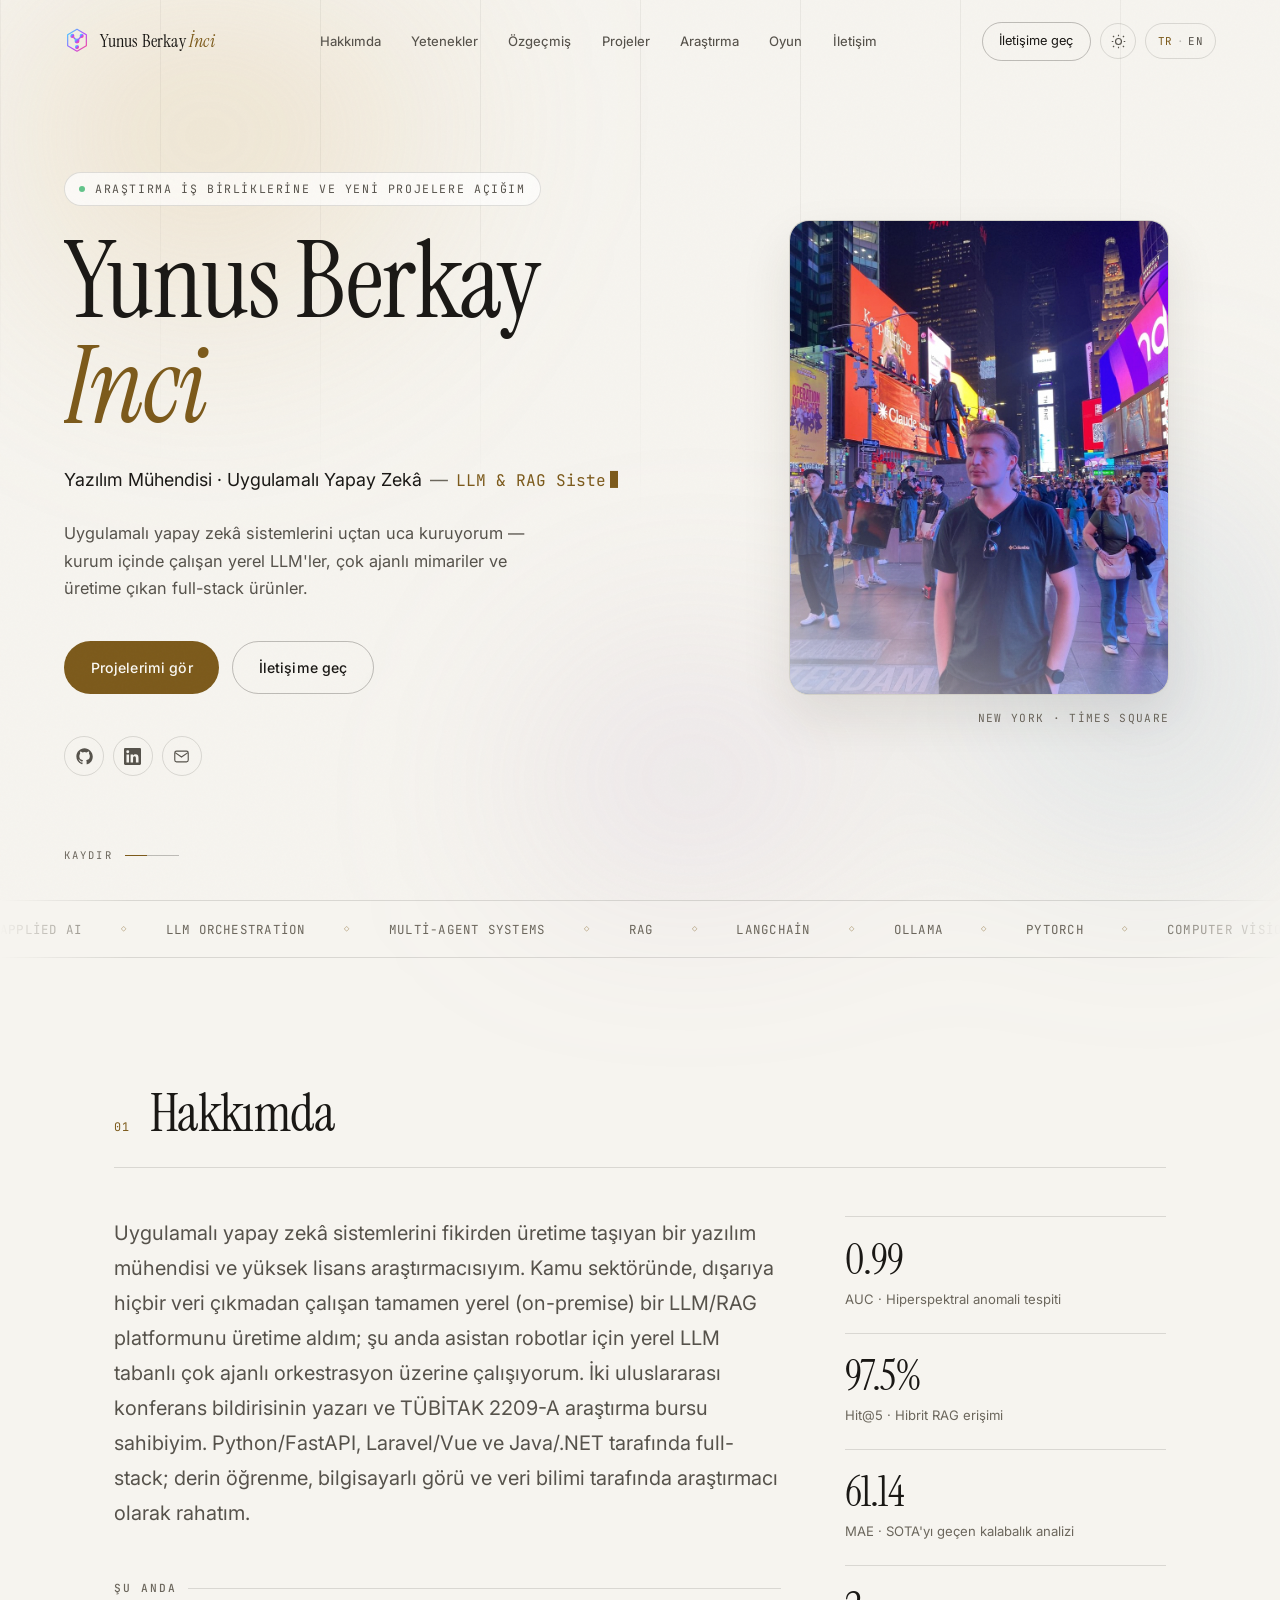
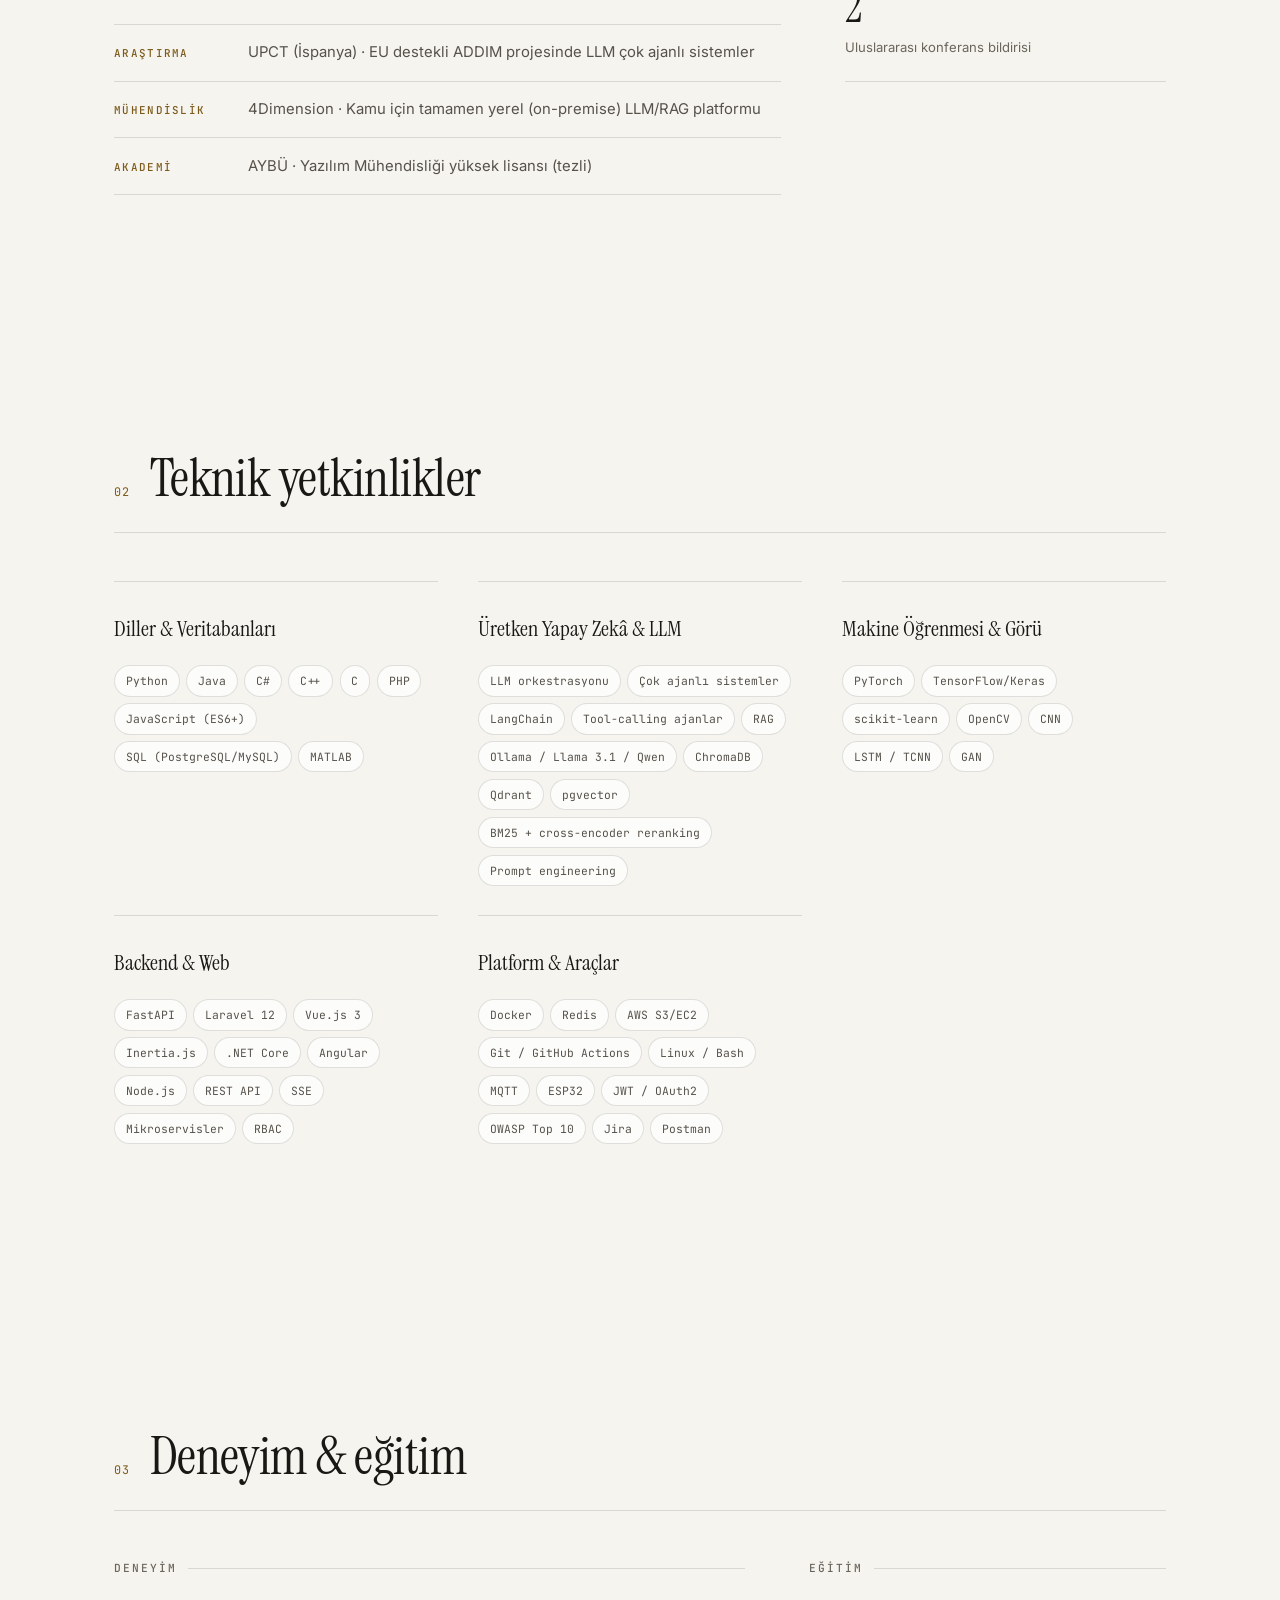
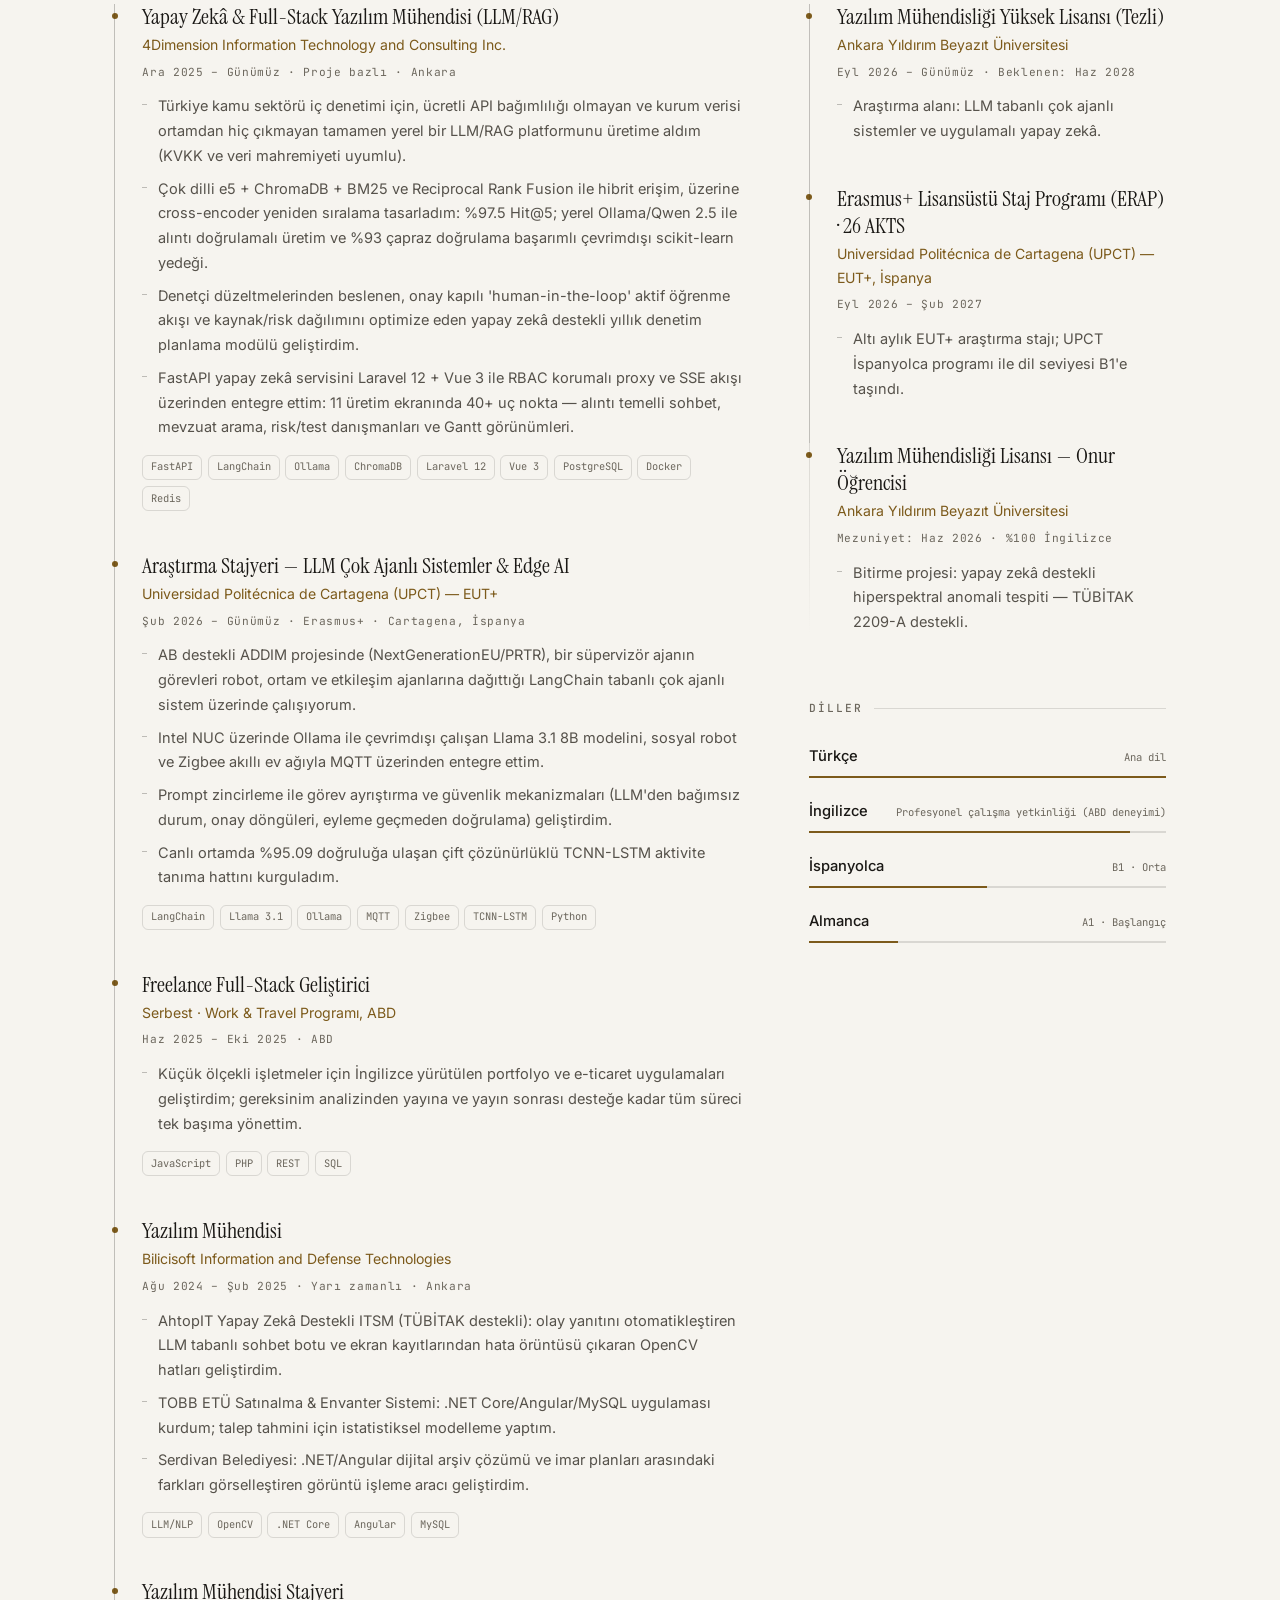
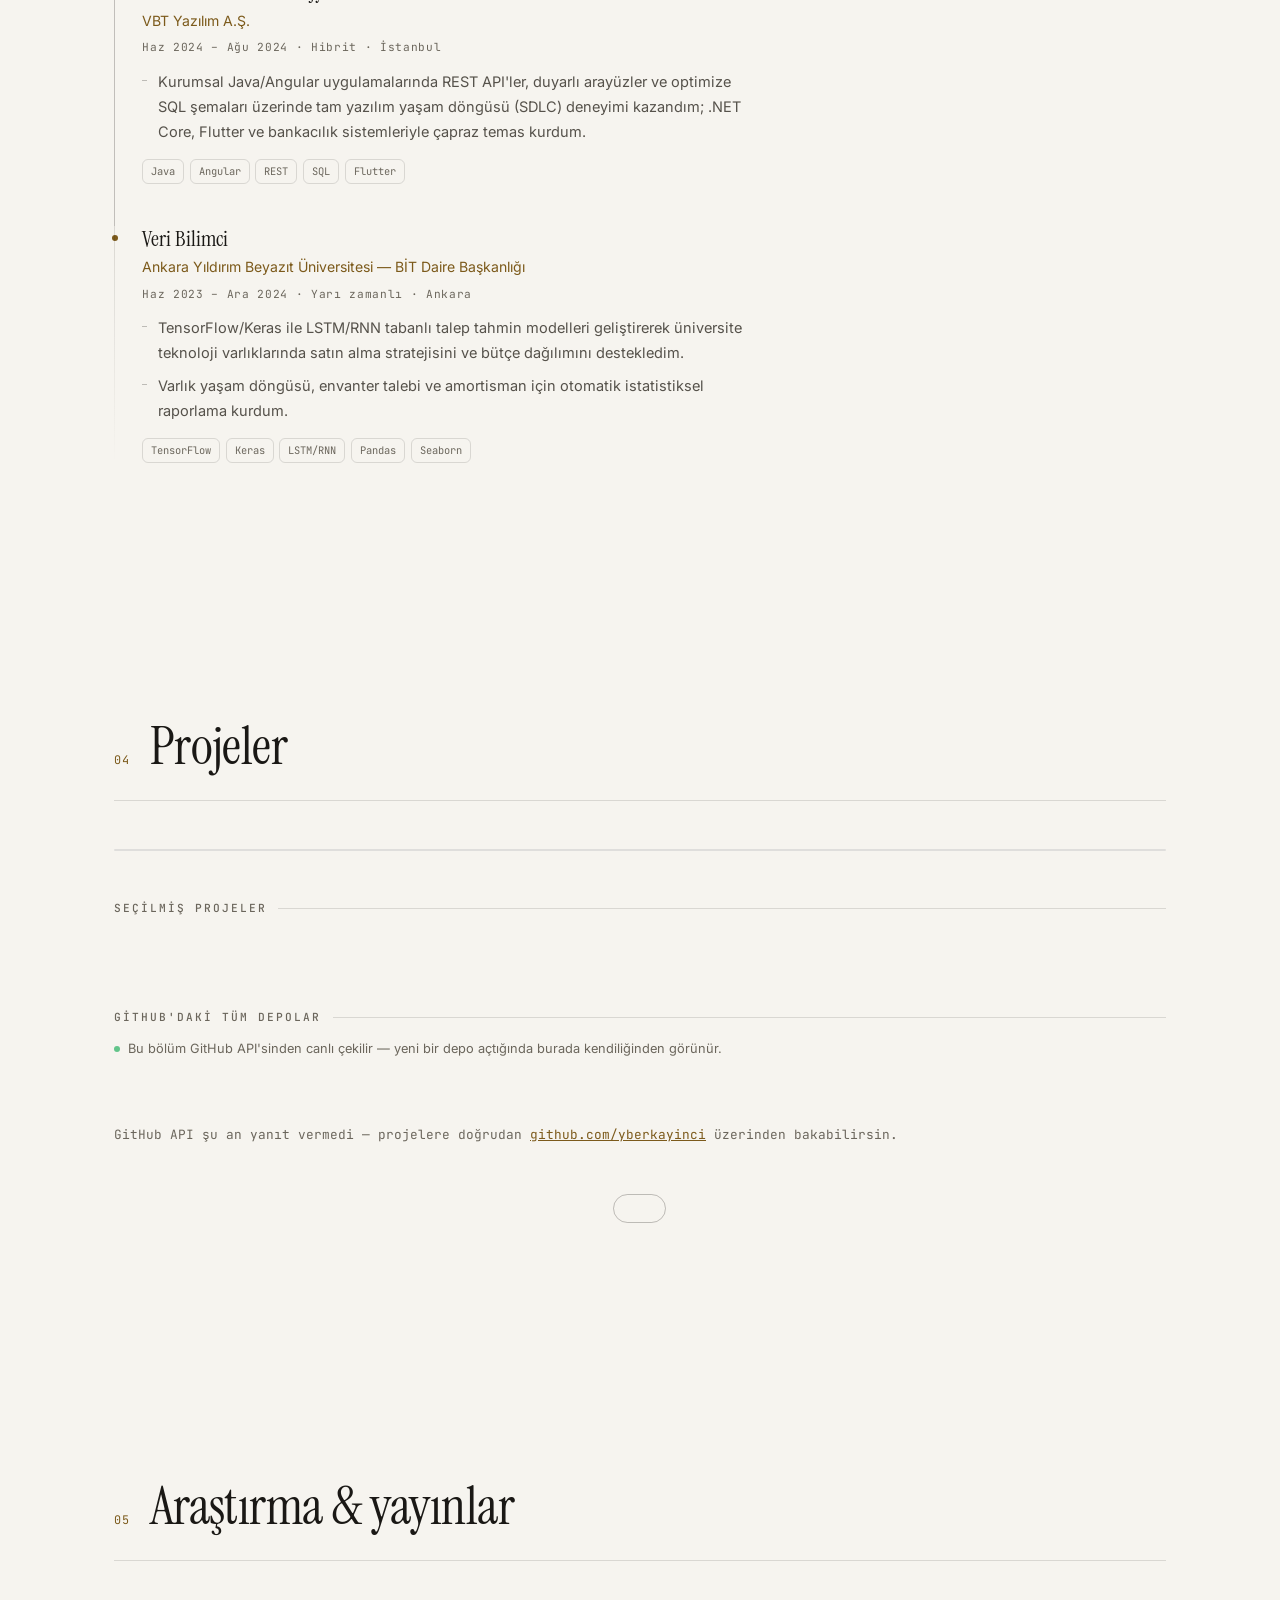
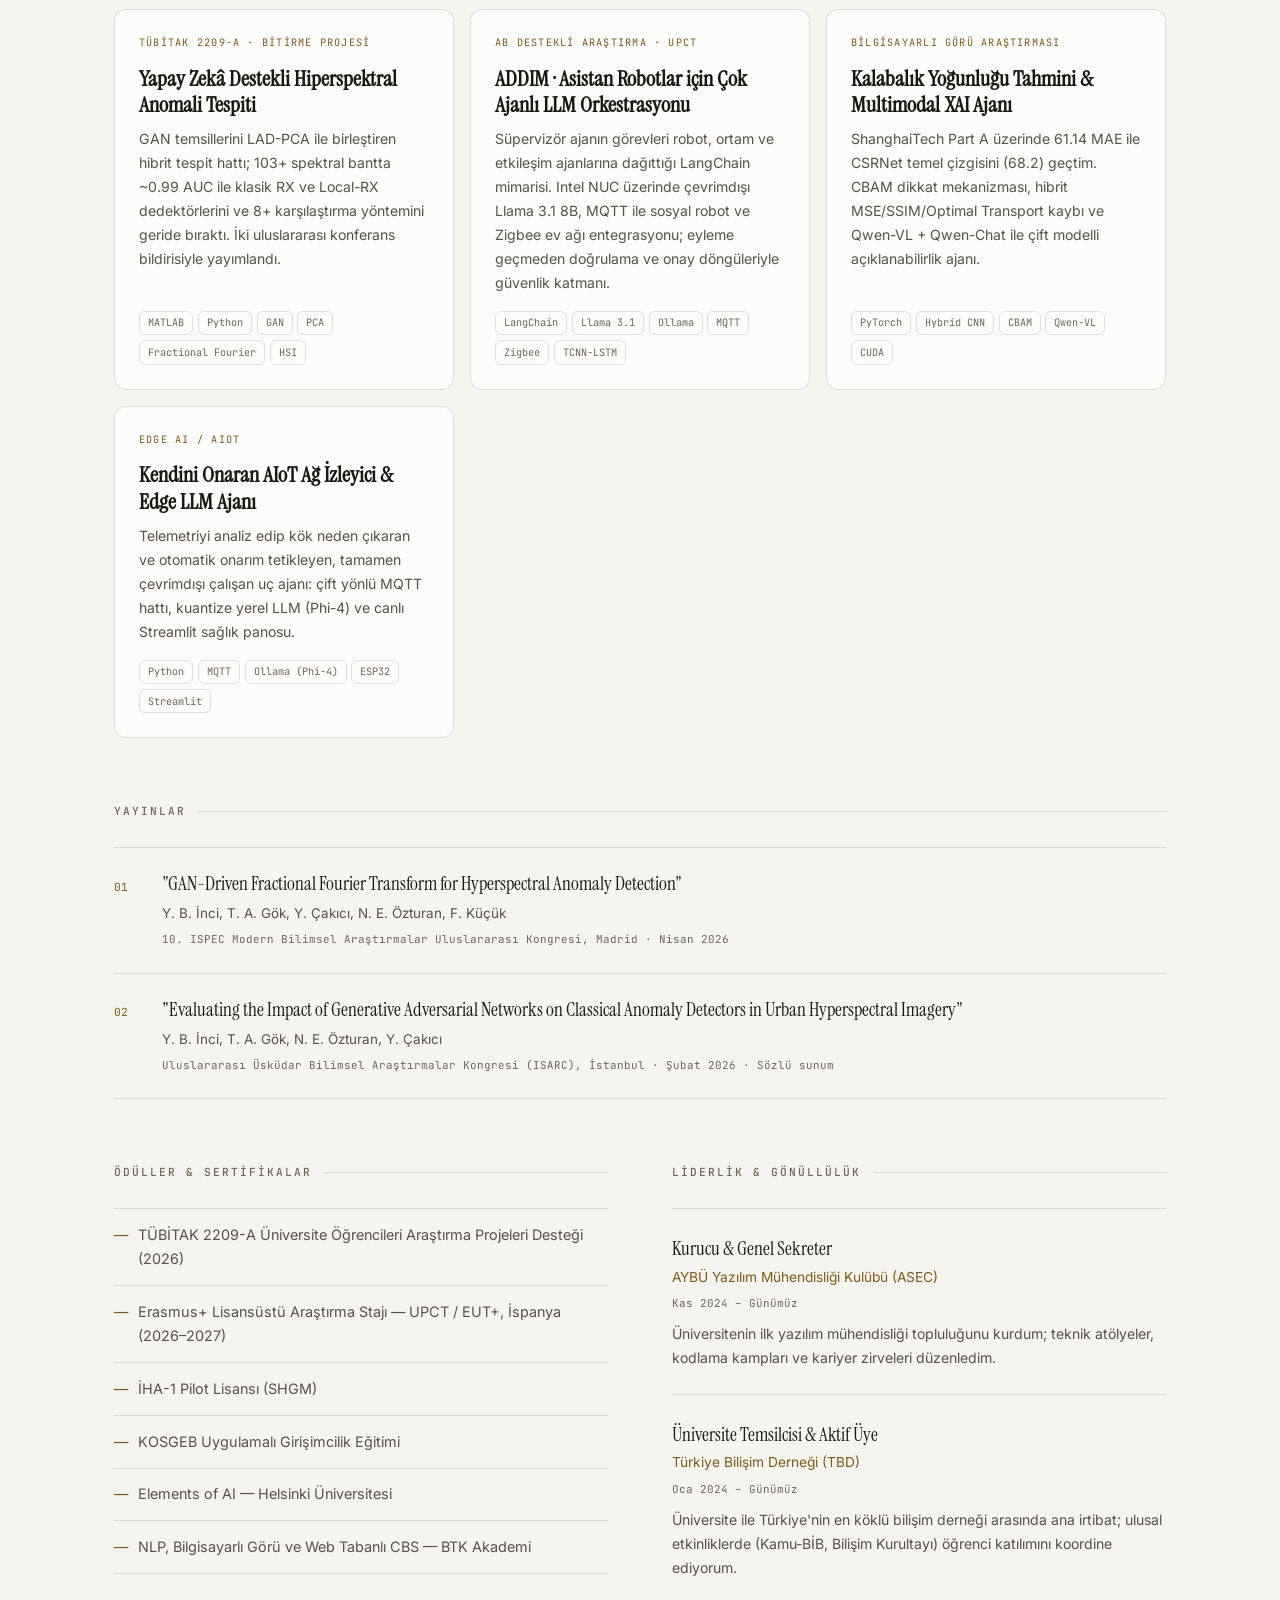
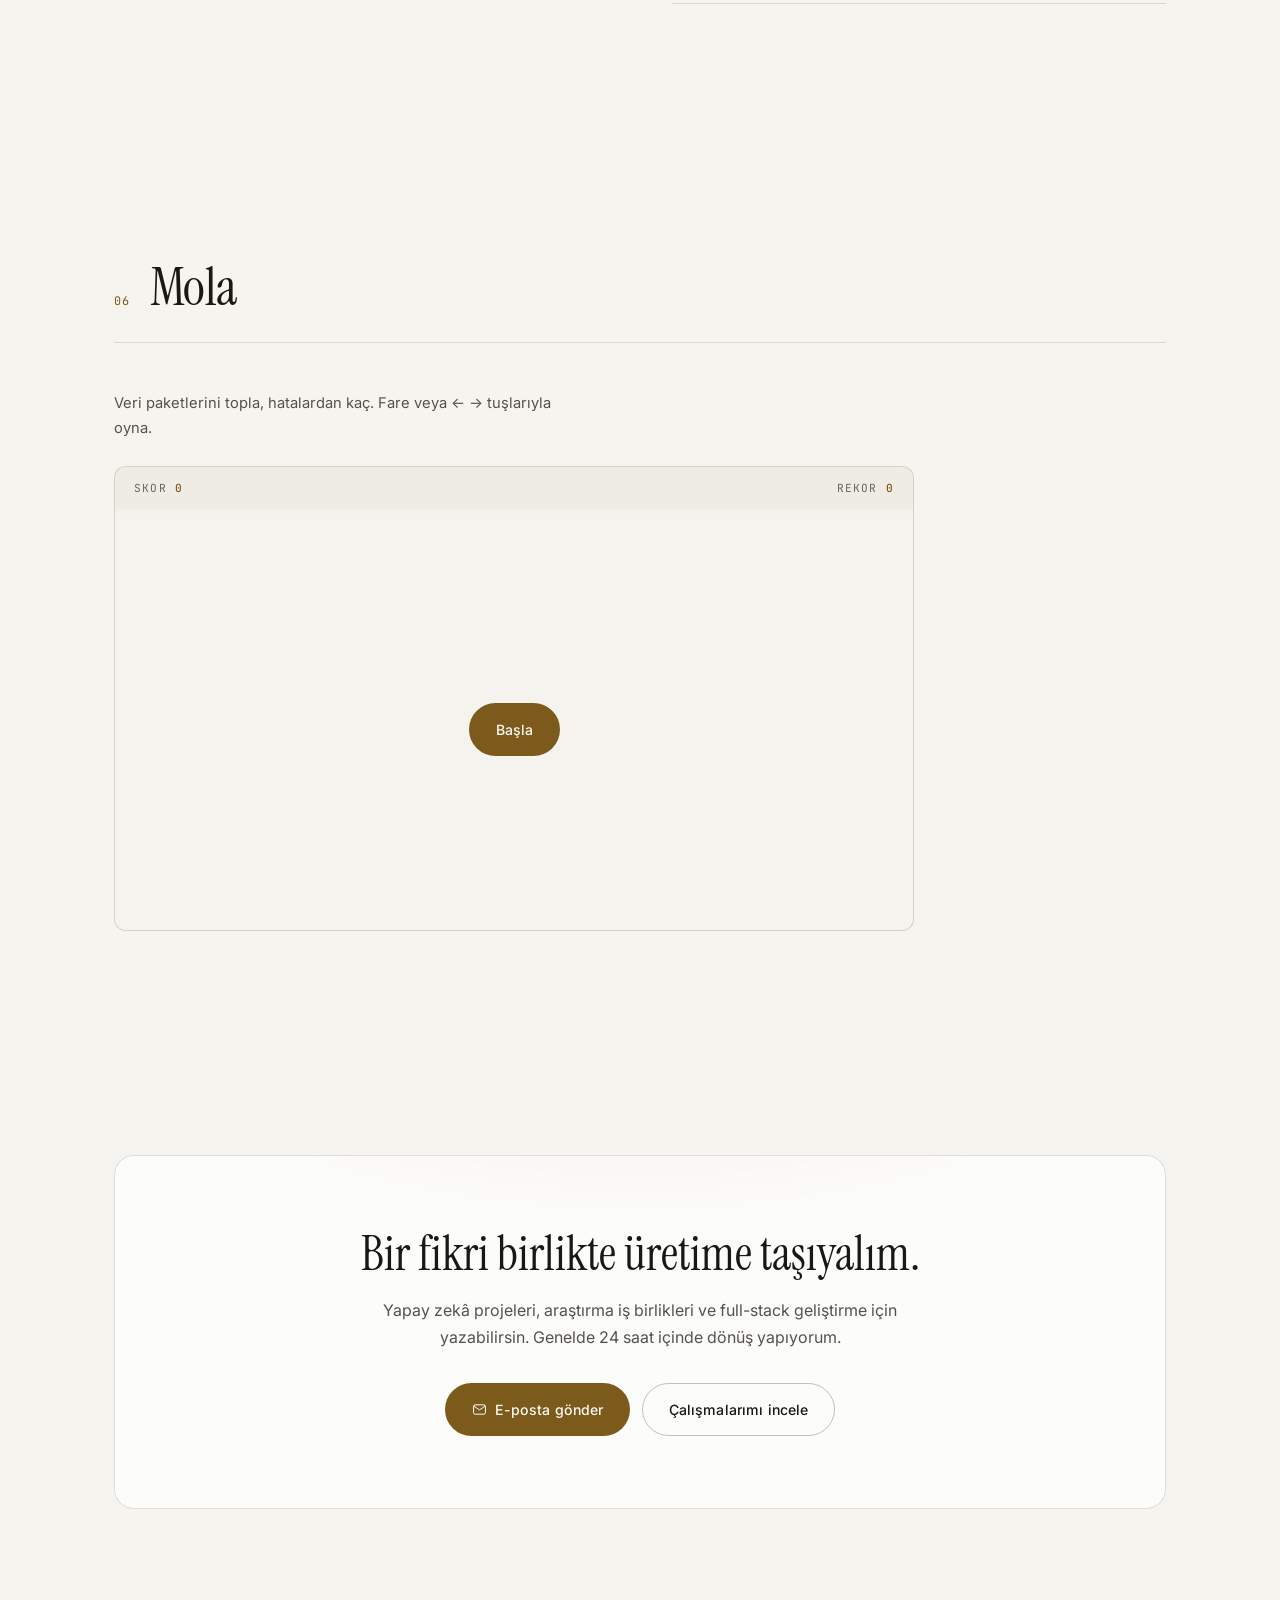
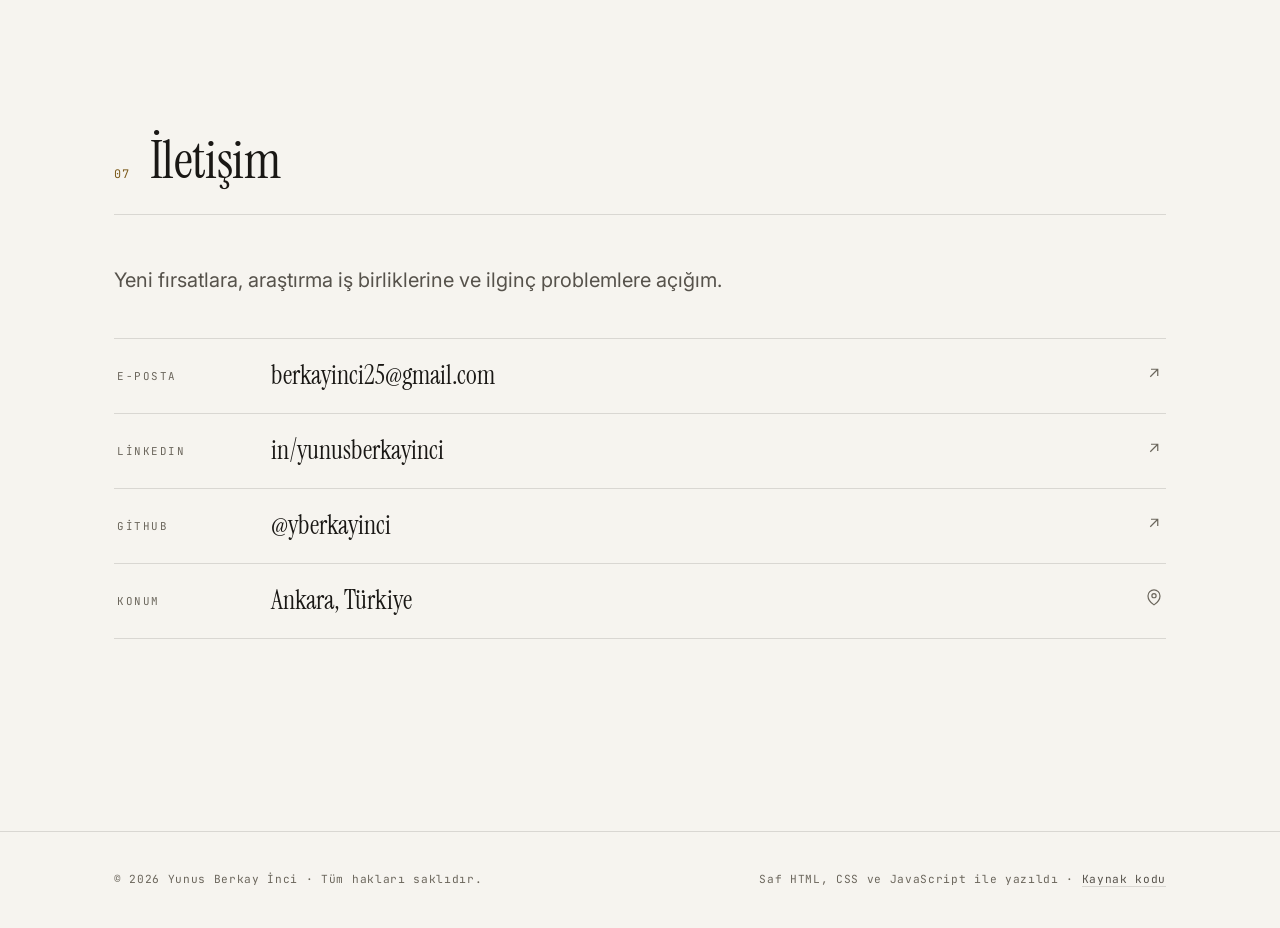
<file: index.html>
<!DOCTYPE html>
<html lang="tr" data-theme="dark">
<head>
  <meta charset="UTF-8" />
  <meta name="viewport" content="width=device-width, initial-scale=1.0" />
  <title>Yunus Berkay İnci — Software Engineer & AI Researcher</title>
  <meta name="description" content="Yunus Berkay İnci — Yazılım Mühendisi & Uygulamalı Yapay Zekâ Araştırmacısı. On-premise LLM/RAG platformları, çok ajanlı sistemler, bilgisayarlı görü ve full-stack mimari. | Software Engineer & M.Sc. researcher building on-premise LLM/RAG platforms, multi-agent systems, computer vision and full-stack products." />
  <meta name="author" content="Yunus Berkay İnci" />
  <meta name="keywords" content="Yunus Berkay İnci, Yunus Berkay Inci, Software Engineer, Yazılım Mühendisi, AI Engineer, Yapay Zekâ, LLM, RAG, Multi-Agent, LangChain, Computer Vision, Full-Stack, AYBÜ, UPCT, Ankara" />
  <meta name="robots" content="index, follow, max-image-preview:large" />
  <meta name="theme-color" content="#0d0e11" />
  <link rel="canonical" href="https://yberkayinci.github.io/personal-portfolio/" />

  <!-- Open Graph -->
  <meta property="og:title" content="Yunus Berkay İnci — Software Engineer & AI Researcher" />
  <meta property="og:description" content="Applied AI · LLM/RAG · Multi-Agent Systems · Computer Vision · Full-Stack" />
  <meta property="og:type" content="website" />
  <meta property="og:url" content="https://yberkayinci.github.io/personal-portfolio/" />
  <meta property="og:site_name" content="Yunus Berkay İnci" />
  <meta property="og:locale" content="tr_TR" />
  <meta property="og:locale:alternate" content="en_US" />
  <meta property="og:image" content="https://yberkayinci.github.io/personal-portfolio/assets/yunus-square.jpg" />
  <meta property="og:image:alt" content="Yunus Berkay İnci" />
  <!-- Twitter -->
  <meta name="twitter:card" content="summary_large_image" />
  <meta name="twitter:title" content="Yunus Berkay İnci — Software Engineer & AI Researcher" />
  <meta name="twitter:description" content="Applied AI · LLM/RAG · Multi-Agent Systems · Computer Vision · Full-Stack" />
  <meta name="twitter:image" content="https://yberkayinci.github.io/personal-portfolio/assets/yunus-square.jpg" />

  <!-- Structured data: Person -->
  <script type="application/ld+json">
  {
    "@context": "https://schema.org",
    "@type": "Person",
    "name": "Yunus Berkay İnci",
    "alternateName": "Yunus Berkay Inci",
    "url": "https://yberkayinci.github.io/personal-portfolio/",
    "image": "https://yberkayinci.github.io/personal-portfolio/assets/yunus-square.jpg",
    "jobTitle": "Software Engineer & AI Researcher",
    "email": "mailto:berkayinci25@gmail.com",
    "worksFor": { "@type": "Organization", "name": "4Dimension Information Technology and Consulting Inc." },
    "alumniOf": { "@type": "CollegeOrUniversity", "name": "Ankara Yıldırım Beyazıt University" },
    "address": { "@type": "PostalAddress", "addressLocality": "Ankara", "addressCountry": "TR" },
    "knowsAbout": ["Applied Artificial Intelligence", "Large Language Models", "Retrieval-Augmented Generation", "Multi-Agent Systems", "Computer Vision", "Deep Learning", "Full-Stack Development", "Edge AI"],
    "sameAs": [
      "https://github.com/yberkayinci",
      "https://linkedin.com/in/yunusberkayinci"
    ]
  }
  </script>

  <link rel="preconnect" href="https://fonts.googleapis.com" />
  <link rel="preconnect" href="https://fonts.gstatic.com" crossorigin />
  <link href="https://fonts.googleapis.com/css2?family=Instrument+Serif:ital@0;1&family=Inter:wght@300;400;500;600&family=JetBrains+Mono:wght@400;500&display=swap" rel="stylesheet" />
  <link rel="stylesheet" href="styles.css" />
  <link rel="icon" type="image/svg+xml" href="assets/logo.svg" />
  <script>
    /* Tema tercihini boyanmadan önce uygula (flash önlemi) */
    (function () {
      try {
        var s = localStorage.getItem("theme");
        var t = s || (window.matchMedia("(prefers-color-scheme: light)").matches ? "light" : "dark");
        document.documentElement.setAttribute("data-theme", t);
      } catch (e) {}
    })();
  </script>
</head>
<body>
  <!-- Açılış perdesi -->
  <div id="preloader" aria-hidden="true">
    <div class="pre-inner">
      <span class="pre-name">Yunus Berkay İnci</span>
      <span class="pre-rule"></span>
    </div>
  </div>

  <a href="#main" class="skip-link">İçeriğe geç</a>

  <!-- Atmosfer katmanları -->
  <div class="ambient" aria-hidden="true">
    <span class="aurora a1"></span><span class="aurora a2"></span><span class="aurora a3"></span>
  </div>
  <div class="grid-lines" aria-hidden="true"></div>
  <div class="grain" aria-hidden="true"></div>

  <!-- İnce imleç halkası (yalnızca fare ile) -->
  <div id="cursor-ring" aria-hidden="true"></div>

  <!-- Okuma ilerleme çizgisi -->
  <div id="scroll-progress" aria-hidden="true"></div>

  <!-- JavaScript kapalıysa taranabilir içerik -->
  <noscript>
    <div class="noscript-box">
      <h1>Yunus Berkay İnci — Software Engineer &amp; AI Researcher</h1>
      <p>Uygulamalı yapay zekâ sistemlerini uçtan uca kuran bir yazılım mühendisi ve yüksek lisans araştırmacısı (Ankara, Türkiye). Kurum içi (on-premise) LLM/RAG platformları, çok ajanlı sistemler, bilgisayarlı görü, veri bilimi, full-stack geliştirme ve Edge AI.</p>
      <p>Software Engineer &amp; M.Sc. researcher shipping applied-AI systems end to end: on-premise LLM/RAG platforms, multi-agent systems, computer vision, data science, full-stack development and Edge AI.</p>
      <p>Eğitim / Education: B.Sc. Software Engineering (Honor Student), Ankara Yıldırım Beyazıt University · M.Sc. Software Engineering (thesis) · Erasmus+ research traineeship, UPCT (Spain).</p>
      <p>İletişim / Contact:
        <a href="mailto:berkayinci25@gmail.com">berkayinci25@gmail.com</a> ·
        <a href="https://github.com/yberkayinci">GitHub</a> ·
        <a href="https://linkedin.com/in/yunusberkayinci">LinkedIn</a>
      </p>
    </div>
  </noscript>

  <!-- ====================== NAVBAR ====================== -->
  <header id="navbar">
    <a href="#home" class="brand" aria-label="Yunus Berkay İnci">
      <img src="assets/logo.svg" alt="" class="brand-logo" />
      <span class="brand-name">Yunus Berkay <em>İnci</em></span>
    </a>

    <nav id="nav-links" aria-label="Bölümler">
      <a href="#about"      data-nav="about"></a>
      <a href="#skills"     data-nav="skills"></a>
      <a href="#experience" data-nav="experience"></a>
      <a href="#projects"   data-nav="projects"></a>
      <a href="#research"   data-nav="research"></a>
      <a href="#play"       data-nav="play"></a>
      <a href="#contact"    data-nav="contact"></a>
    </nav>

    <div class="nav-actions">
      <a href="#contact" class="nav-cta" data-i18n="hero.cta2"></a>
      <button id="theme-toggle" class="icon-btn" aria-label="Tema">
        <svg class="ico-sun" viewBox="0 0 24 24" fill="none" stroke="currentColor" stroke-width="1.6"><circle cx="12" cy="12" r="4.2"/><path d="M12 2.5v2.2M12 19.3v2.2M4.2 4.2l1.6 1.6M18.2 18.2l1.6 1.6M2.5 12h2.2M19.3 12h2.2M4.2 19.8l1.6-1.6M18.2 5.8l1.6-1.6"/></svg>
        <svg class="ico-moon" viewBox="0 0 24 24" fill="none" stroke="currentColor" stroke-width="1.6"><path d="M20 14.2A8.2 8.2 0 0 1 9.8 4a8.4 8.4 0 1 0 10.2 10.2z"/></svg>
      </button>
      <button id="lang-toggle" class="icon-btn lang" aria-label="Dil / Language">
        <span class="lang-tr">TR</span><span class="lang-sep">·</span><span class="lang-en">EN</span>
      </button>
      <button id="menu-toggle" aria-label="Menü"><span></span><span></span></button>
    </div>
  </header>

  <main id="main">
  <!-- ====================== HERO ====================== -->
  <section id="home" class="hero">
    <div class="hero-inner">
      <div class="hero-text">
        <p class="eyebrow" data-anim="up"><span class="led"></span><span id="hero-availability"></span></p>

        <h1 class="hero-name" data-anim="fade">
          <span class="line"><span>Yunus Berkay</span></span>
          <span class="line"><span><em>İnci</em></span></span>
        </h1>

        <p class="hero-role" data-anim="up">
          <span id="hero-title"></span>
          <span class="sep">—</span>
          <span class="typed-wrap"><span id="typed"></span><span class="caret"></span></span>
        </p>

        <p class="hero-tagline" id="hero-tagline" data-anim="up"></p>

        <div class="hero-cta" data-anim="up">
          <a href="#projects" class="btn btn-primary magnetic" data-i18n="hero.cta1"></a>
          <a href="#contact" class="btn btn-ghost magnetic" data-i18n="hero.cta2"></a>
        </div>

        <div class="hero-socials" id="hero-socials" data-anim="up"></div>
      </div>

      <div class="hero-media" data-anim="fade">
        <figure class="portrait">
          <div class="portrait-frame">
            <img src="assets/yunus-hero.jpg" alt="Yunus Berkay İnci" loading="eager" />
          </div>
          <figcaption id="photo-caption"></figcaption>
        </figure>
      </div>
    </div>

    <a href="#about" class="scroll-hint" aria-hidden="true">
      <span data-i18n="hero.scroll"></span>
      <span class="scroll-line"></span>
    </a>
  </section>

  <!-- ====================== MARQUEE ====================== -->
  <div class="marquee" aria-hidden="true">
    <div class="marquee-track" id="marquee-track"></div>
  </div>

  <!-- ====================== ABOUT ====================== -->
  <section id="about" class="section">
    <div class="section-head reveal">
      <span class="section-index">01</span>
      <h2 class="section-title" data-i18n="sections.about"></h2>
    </div>

    <div class="about-grid">
      <div class="about-main">
        <p class="lede" id="about-text"></p>
        <div class="now-list reveal">
          <h3 class="micro-label" data-i18n="labels.now"></h3>
          <ul id="now-wrap"></ul>
        </div>
      </div>
      <div class="about-side">
        <div class="stats" id="about-stats"></div>
      </div>
    </div>
  </section>

  <!-- ====================== SKILLS ====================== -->
  <section id="skills" class="section">
    <div class="section-head reveal">
      <span class="section-index">02</span>
      <h2 class="section-title" data-i18n="sections.skills"></h2>
    </div>
    <div class="skills-wrap" id="skills-wrap"></div>
  </section>

  <!-- ====================== EXPERIENCE / EDUCATION ====================== -->
  <section id="experience" class="section">
    <div class="section-head reveal">
      <span class="section-index">03</span>
      <h2 class="section-title" data-i18n="sections.experience"></h2>
    </div>

    <div class="exp-columns">
      <div class="exp-main">
        <h3 class="micro-label reveal" data-i18n="labels.experience"></h3>
        <div class="timeline" id="timeline-exp"></div>
      </div>
      <aside class="exp-side">
        <h3 class="micro-label reveal" data-i18n="labels.education"></h3>
        <div class="timeline" id="timeline-edu"></div>

        <h3 class="micro-label reveal spaced" data-i18n="labels.languages"></h3>
        <div id="languages-wrap"></div>
      </aside>
    </div>
  </section>

  <!-- ====================== PROJECTS ====================== -->
  <section id="projects" class="section">
    <div class="section-head reveal">
      <span class="section-index">04</span>
      <h2 class="section-title" data-i18n="sections.projects"></h2>
    </div>

    <div class="gh-bar reveal" id="gh-stats"></div>

    <h3 class="micro-label reveal" data-i18n="labels.featured"></h3>
    <div class="projects-grid" id="featured-grid"></div>

    <div class="repo-head reveal">
      <h3 class="micro-label" data-i18n="labels.allProjects"></h3>
      <p class="live-note"><span class="live-dot"></span><span data-i18n="labels.liveNote"></span></p>
    </div>
    <div class="filters" id="repo-filters"></div>
    <div class="projects-grid" id="github-grid">
      <p class="loading" data-i18n="labels.loading"></p>
    </div>
    <div class="more-wrap"><button id="repo-more" class="btn btn-ghost" hidden></button></div>
  </section>

  <!-- ====================== RESEARCH ====================== -->
  <section id="research" class="section">
    <div class="section-head reveal">
      <span class="section-index">05</span>
      <h2 class="section-title" data-i18n="sections.research"></h2>
    </div>

    <div class="projects-grid" id="academic-grid"></div>

    <h3 class="micro-label reveal spaced" data-i18n="labels.publications"></h3>
    <div id="publications-wrap"></div>

    <div class="two-col">
      <div>
        <h3 class="micro-label reveal spaced" data-i18n="labels.honors"></h3>
        <ul class="honors" id="honors-wrap"></ul>
      </div>
      <div>
        <h3 class="micro-label reveal spaced" data-i18n="labels.leadership"></h3>
        <div id="leadership-wrap"></div>
      </div>
    </div>
  </section>

  <!-- ====================== MINI GAME ====================== -->
  <section id="play" class="section">
    <div class="section-head reveal">
      <span class="section-index">06</span>
      <h2 class="section-title" data-i18n="sections.play"></h2>
    </div>
    <p class="game-instr reveal" data-i18n="labels.gameInstr"></p>
    <div class="game-shell reveal">
      <div class="game-hud">
        <span><span data-i18n="labels.gameScore"></span> <b id="game-score">0</b></span>
        <span><span data-i18n="labels.gameBest"></span> <b id="game-best">0</b></span>
      </div>
      <canvas id="game-canvas" width="800" height="420"></canvas>
      <div class="game-overlay" id="game-overlay">
        <p id="game-msg"></p>
        <button id="game-btn" class="btn btn-primary" data-i18n="labels.gameStart"></button>
      </div>
    </div>
  </section>

  <!-- ====================== CTA BANDI ====================== -->
  <section class="cta-band reveal">
    <div class="cta-inner">
      <h2 class="cta-title" data-i18n="labels.ctaTitle"></h2>
      <p class="cta-text" data-i18n="labels.ctaText"></p>
      <div class="cta-actions" id="cta-actions"></div>
    </div>
  </section>

  <!-- ====================== CONTACT ====================== -->
  <section id="contact" class="section">
    <div class="section-head reveal">
      <span class="section-index">07</span>
      <h2 class="section-title" data-i18n="sections.contact"></h2>
    </div>
    <p class="lede reveal" data-i18n="labels.contactText"></p>
    <div class="contact-list reveal" id="contact-cards"></div>
  </section>
  </main>

  <!-- ====================== FOOTER ====================== -->
  <footer>
    <div class="footer-inner">
      <p id="footer-left"></p>
      <p id="footer-right"></p>
    </div>
  </footer>

  <button id="to-top" aria-label="Yukarı">
    <svg viewBox="0 0 24 24" fill="none" stroke="currentColor" stroke-width="1.6"><path d="M12 19V5M6 11l6-6 6 6"/></svg>
  </button>

  <script src="data.js"></script>
  <script src="main.js"></script>
</body>
</html>
</file>
<file: styles.css>
/* =========================================================================
   EDITORYAL GECE — koyu grafit zemin, fildişi tipografi, pirinç vurgu.
   Açık/koyu tema  ·  data-theme="dark" | "light"  (html elementinde)
   ========================================================================= */

:root {
  --font-display: 'Instrument Serif', Georgia, 'Times New Roman', serif;
  --font-sans: 'Inter', system-ui, -apple-system, sans-serif;
  --font-mono: 'JetBrains Mono', ui-monospace, monospace;

  --maxw: 1180px;
  --gutter: clamp(1.25rem, 5vw, 4rem);

  --ease: cubic-bezier(.22, 1, .36, 1);
  --ease-soft: cubic-bezier(.16, 1, .3, 1);

  --r-sm: 6px;
  --r-md: 12px;
  --r-lg: 20px;
}

[data-theme="dark"] {
  --bg:        #0d0e11;
  --bg-2:      #111318;
  --surface:   rgba(255, 255, 255, .028);
  --surface-2: rgba(255, 255, 255, .055);
  --line:      rgba(236, 233, 227, .10);
  --line-2:    rgba(236, 233, 227, .20);
  --text:      #ece9e3;
  --dim:       #a5a097;
  --mute:      #8a857c;
  --accent:    #d7b273;
  --accent-2:  #9fb8c4;
  --accent-soft: rgba(215, 178, 115, .13);
  --on-accent: #14150f;
  --shadow:    0 24px 70px rgba(0, 0, 0, .48);
  --aurora-1:  rgba(215, 178, 115, .16);
  --aurora-2:  rgba(120, 150, 190, .14);
  --aurora-3:  rgba(160, 130, 190, .10);
  --grain-op:  .035;
  color-scheme: dark;
}

[data-theme="light"] {
  --bg:        #f6f4ef;
  --bg-2:      #efece4;
  --surface:   rgba(255, 255, 255, .70);
  --surface-2: #ffffff;
  --line:      rgba(28, 25, 20, .13);
  --line-2:    rgba(28, 25, 20, .26);
  --text:      #1a1815;
  --dim:       #56524b;
  --mute:      #6b665c;
  --accent:    #7c5a1b;
  --accent-2:  #41606f;
  --accent-soft: rgba(124, 90, 27, .09);
  --on-accent: #fbf9f4;
  --shadow:    0 22px 50px rgba(45, 38, 25, .10);
  --aurora-1:  rgba(214, 176, 108, .30);
  --aurora-2:  rgba(120, 150, 190, .22);
  --aurora-3:  rgba(170, 140, 190, .16);
  --grain-op:  .022;
  color-scheme: light;
}

* { margin: 0; padding: 0; box-sizing: border-box; }
html { scroll-behavior: smooth; -webkit-text-size-adjust: 100%; }

body {
  background: var(--bg);
  color: var(--text);
  font-family: var(--font-sans);
  font-weight: 400;
  font-size: 16px;
  line-height: 1.7;
  overflow-x: hidden;
  -webkit-font-smoothing: antialiased;
  transition: background .5s var(--ease), color .5s var(--ease);
}

a { color: inherit; text-decoration: none; }
img { max-width: 100%; display: block; }
button { font: inherit; color: inherit; background: none; border: none; cursor: pointer; }
ul { list-style: none; }
::selection { background: var(--accent); color: var(--on-accent); }

::-webkit-scrollbar { width: 9px; }
::-webkit-scrollbar-track { background: var(--bg); }
::-webkit-scrollbar-thumb { background: var(--line-2); border-radius: 9px; }
::-webkit-scrollbar-thumb:hover { background: var(--accent); }

:focus-visible { outline: 2px solid var(--accent); outline-offset: 3px; border-radius: 3px; }

.skip-link {
  position: fixed; top: -60px; left: 1rem; z-index: 10001;
  background: var(--accent); color: var(--on-accent);
  padding: .6rem 1rem; border-radius: var(--r-sm); font-size: .85rem;
  transition: top .25s var(--ease);
}
.skip-link:focus { top: 1rem; }

.noscript-box { max-width: 720px; margin: 7rem auto; padding: 0 1.5rem; }
.noscript-box h1 { font-family: var(--font-display); font-size: 2.4rem; line-height: 1.15; margin-bottom: 1rem; }
.noscript-box p { color: var(--dim); margin-bottom: .9rem; }
.noscript-box a { color: var(--accent); text-decoration: underline; }

/* =========================================================================
   ATMOSFER — aurora, ızgara, film grenli doku
   ========================================================================= */
.ambient { position: fixed; inset: 0; z-index: -3; overflow: hidden; pointer-events: none; filter: blur(90px); }
.aurora { position: absolute; border-radius: 50%; }
.a1 { width: 52vw; height: 52vw; background: radial-gradient(circle, var(--aurora-1), transparent 68%); top: -18vw; left: -10vw;  animation: drift1 34s ease-in-out infinite; }
.a2 { width: 46vw; height: 46vw; background: radial-gradient(circle, var(--aurora-2), transparent 68%); top: 42vh; right: -14vw; animation: drift2 42s ease-in-out infinite; }
.a3 { width: 40vw; height: 40vw; background: radial-gradient(circle, var(--aurora-3), transparent 68%); bottom: -12vw; left: 34vw;  animation: drift3 38s ease-in-out infinite; }
@keyframes drift1 { 0%,100% { transform: none } 50% { transform: translate(14vw, 10vh) scale(1.12) } }
@keyframes drift2 { 0%,100% { transform: none } 50% { transform: translate(-11vw, -9vh) scale(.9) } }
@keyframes drift3 { 0%,100% { transform: none } 50% { transform: translate(8vw, -12vh) scale(1.08) } }

.grid-lines {
  position: fixed; inset: 0; z-index: -2; pointer-events: none;
  background-image: repeating-linear-gradient(90deg, var(--line) 0 1px, transparent 1px 12.5%);
  opacity: .45;
  -webkit-mask: radial-gradient(120% 80% at 50% 0%, #000 20%, transparent 75%);
  mask: radial-gradient(120% 80% at 50% 0%, #000 20%, transparent 75%);
}

.grain {
  position: fixed; inset: 0; z-index: 300; pointer-events: none; opacity: var(--grain-op);
  background-image: url("data:image/svg+xml,%3Csvg xmlns='http://www.w3.org/2000/svg' width='120' height='120'%3E%3Cfilter id='n'%3E%3CfeTurbulence type='fractalNoise' baseFrequency='0.75' numOctaves='3' stitchTiles='stitch'/%3E%3C/filter%3E%3Crect width='100%25' height='100%25' filter='url(%23n)'/%3E%3C/svg%3E");
  background-size: 200px 200px;
}

#cursor-ring {
  position: fixed; top: 0; left: 0; width: 30px; height: 30px; border-radius: 50%;
  border: 1px solid var(--line-2); transform: translate(-50%, -50%);
  pointer-events: none; z-index: 9999; opacity: 0;
  transition: width .3s var(--ease), height .3s var(--ease), opacity .3s, background .3s, border-color .3s;
}
#cursor-ring.visible { opacity: 1; }
#cursor-ring.hot { width: 54px; height: 54px; border-color: var(--accent); background: var(--accent-soft); }
@media (hover: none) { #cursor-ring { display: none; } }

#scroll-progress {
  position: fixed; top: 0; left: 0; height: 2px; width: 0; z-index: 1000;
  background: linear-gradient(90deg, var(--accent), var(--accent-2));
}

/* =========================================================================
   NAVBAR
   ========================================================================= */
#navbar {
  position: fixed; top: 0; left: 0; right: 0; z-index: 900;
  display: flex; align-items: center; justify-content: space-between; gap: 1.5rem;
  padding: 1.35rem var(--gutter);
  transition: padding .45s var(--ease), background .45s var(--ease), border-color .45s;
  border-bottom: 1px solid transparent;
}
#navbar.scrolled {
  padding-top: .8rem; padding-bottom: .8rem;
  background: color-mix(in srgb, var(--bg) 78%, transparent);
  backdrop-filter: blur(16px) saturate(140%);
  border-bottom-color: var(--line);
}

.brand { display: inline-flex; align-items: center; gap: .6rem; }
.brand-logo { width: 26px; height: 26px; transition: transform .7s var(--ease); }
.brand:hover .brand-logo { transform: rotate(180deg); }
.brand-name { font-family: var(--font-display); font-size: 1.15rem; letter-spacing: .01em; white-space: nowrap; }
.brand-name em { font-style: italic; color: var(--accent); }

#nav-links { display: flex; gap: 1.9rem; }
#nav-links a {
  font-size: .82rem; font-weight: 450; color: var(--dim); position: relative;
  padding: .2rem 0; transition: color .3s;
}
#nav-links a::after {
  content: ""; position: absolute; left: 0; bottom: -2px; height: 1px; width: 0;
  background: var(--accent); transition: width .4s var(--ease);
}
#nav-links a:hover { color: var(--text); }
#nav-links a.active { color: var(--text); }
#nav-links a.active::after, #nav-links a:hover::after { width: 100%; }

.nav-actions { display: flex; align-items: center; gap: .55rem; }
.nav-cta {
  font-size: .8rem; padding: .48rem 1.05rem; border: 1px solid var(--line-2);
  border-radius: 100px; color: var(--text); transition: all .35s var(--ease); white-space: nowrap;
}
.nav-cta:hover { background: var(--accent); border-color: var(--accent); color: var(--on-accent); }

.icon-btn {
  width: 36px; height: 36px; display: grid; place-items: center;
  border: 1px solid var(--line); border-radius: 100px; color: var(--dim);
  transition: all .3s var(--ease);
}
.icon-btn:hover { color: var(--text); border-color: var(--line-2); }
.icon-btn svg { width: 17px; height: 17px; }
.icon-btn.lang {
  width: auto; padding: 0 .75rem; display: inline-flex; align-items: center; white-space: nowrap;
  font-family: var(--font-mono); font-size: .68rem; letter-spacing: .04em; line-height: 1;
}
.lang-sep { opacity: .35; margin: 0 .25rem; }
body[data-lang="tr"] .lang-tr,
body[data-lang="en"] .lang-en { color: var(--accent); }
[data-theme="dark"] .ico-sun,  [data-theme="light"] .ico-moon { display: none; }
[data-theme="dark"] .ico-moon, [data-theme="light"] .ico-sun  { display: block; }

#menu-toggle { display: none; width: 36px; height: 36px; flex-direction: column; align-items: center; justify-content: center; gap: 6px; border: 1px solid var(--line); border-radius: 100px; }
#menu-toggle span { width: 15px; height: 1px; background: var(--text); transition: transform .35s var(--ease), opacity .25s; }

/* =========================================================================
   HERO
   ========================================================================= */
.hero { min-height: 100svh; display: flex; align-items: center; padding: 9rem var(--gutter) 6rem; position: relative; }
.hero-inner {
  max-width: var(--maxw); margin: 0 auto; width: 100%;
  display: grid; grid-template-columns: 1.12fr .88fr; gap: clamp(2rem, 6vw, 5rem); align-items: center;
}

.eyebrow {
  display: inline-flex; align-items: center; gap: .6rem;
  font-family: var(--font-mono); font-size: .72rem; letter-spacing: .14em; text-transform: uppercase;
  color: var(--dim); margin-bottom: 1.6rem;
  border: 1px solid var(--line); border-radius: 100px; padding: .4rem .9rem;
  background: var(--surface);
}
.led { width: 6px; height: 6px; border-radius: 50%; background: #62c48a; box-shadow: 0 0 0 0 rgba(98, 196, 138, .55); animation: pulse 2.6s infinite; }
@keyframes pulse { 70% { box-shadow: 0 0 0 8px rgba(98,196,138,0) } 100% { box-shadow: 0 0 0 0 rgba(98,196,138,0) } }

.hero-name {
  font-family: var(--font-display); font-weight: 400;
  font-size: clamp(3.2rem, 9.5vw, 6.6rem); line-height: .94; letter-spacing: -.015em;
  margin-bottom: 1.4rem;
}
/* Alt uzantılar (y, ğ) kırpılmasın diye maske kutusu biraz derin */
.hero-name .line { display: block; overflow: hidden; padding-bottom: .18em; margin-bottom: -.12em; }
.hero-name .line > span { display: block; transform: translateY(125%); transition: transform 1.1s var(--ease-soft); }
.hero-name.in .line:nth-child(2) > span { transition-delay: .1s; }
.hero-name.in .line > span { transform: none; }
.hero-name em { font-style: italic; color: var(--accent); }

.hero-role {
  font-size: clamp(.95rem, 2.2vw, 1.12rem); color: var(--text);
  display: flex; flex-wrap: wrap; align-items: baseline; gap: .5rem; margin-bottom: 1.5rem;
}
.hero-role .sep { color: var(--mute); }
.typed-wrap { display: inline-flex; align-items: baseline; color: var(--accent); font-family: var(--font-mono); font-size: .9em; }
.caret { display: inline-block; width: 8px; height: 1.05em; background: var(--accent); margin-left: .25rem; transform: translateY(.12em); animation: blink 1.1s steps(2) infinite; }
@keyframes blink { 50% { opacity: 0 } }

.hero-tagline { color: var(--dim); max-width: 46ch; font-size: 1.02rem; margin-bottom: 2.4rem; }

.hero-cta { display: flex; gap: .8rem; flex-wrap: wrap; margin-bottom: 2.6rem; }
.btn {
  display: inline-flex; align-items: center; gap: .55rem;
  font-size: .88rem; font-weight: 500; letter-spacing: .01em;
  padding: .85rem 1.6rem; border-radius: 100px; border: 1px solid transparent;
  transition: transform .35s var(--ease), background .35s, color .35s, border-color .35s, box-shadow .35s;
  will-change: transform;
}
.btn-primary { background: var(--accent); color: var(--on-accent); }
.btn-primary:hover { box-shadow: 0 10px 30px var(--accent-soft); }
.btn-ghost { border-color: var(--line-2); color: var(--text); }
.btn-ghost:hover { border-color: var(--text); background: var(--surface); }
.btn svg { width: 15px; height: 15px; }

.hero-socials { display: flex; gap: .55rem; }
.hero-socials a {
  width: 40px; height: 40px; display: grid; place-items: center;
  border: 1px solid var(--line); border-radius: 100px; color: var(--dim);
  transition: all .35s var(--ease);
}
.hero-socials a:hover { color: var(--text); border-color: var(--line-2); transform: translateY(-3px); }
.hero-socials svg { width: 17px; height: 17px; }

/* Portre */
.hero-media { display: flex; justify-content: center; }
.portrait { width: 100%; max-width: 380px; }
.portrait-frame {
  position: relative; aspect-ratio: 4/5; overflow: hidden; border-radius: var(--r-lg);
  border: 1px solid var(--line); background: var(--bg-2); box-shadow: var(--shadow);
}
.portrait-frame::after {
  content: ""; position: absolute; inset: 0; pointer-events: none;
  background: linear-gradient(200deg, transparent 55%, color-mix(in srgb, var(--bg) 65%, transparent));
}
.portrait-frame img {
  width: 100%; height: 100%; object-fit: cover;
  filter: saturate(.92) contrast(1.02);
  transform: scale(1.06);
  transition: transform 1.6s var(--ease-soft), filter .6s;
}
[data-anim].in .portrait-frame img { transform: scale(1); }
.portrait:hover .portrait-frame img { filter: saturate(1.02); transform: scale(1.03); }
.portrait figcaption {
  margin-top: .9rem; font-family: var(--font-mono); font-size: .7rem; letter-spacing: .12em;
  text-transform: uppercase; color: var(--mute); text-align: right;
}

.scroll-hint {
  position: absolute; bottom: 2.2rem; left: var(--gutter);
  display: flex; align-items: center; gap: .8rem;
  font-family: var(--font-mono); font-size: .66rem; letter-spacing: .2em; text-transform: uppercase; color: var(--mute);
}
.scroll-line { display: block; width: 54px; height: 1px; background: var(--line-2); position: relative; overflow: hidden; }
.scroll-line::after { content: ""; position: absolute; inset: 0; width: 40%; background: var(--accent); animation: slide 2.4s var(--ease) infinite; }
@keyframes slide { 0% { transform: translateX(-100%) } 60%,100% { transform: translateX(250%) } }

/* =========================================================================
   MARQUEE
   ========================================================================= */
.marquee {
  overflow: hidden; border-top: 1px solid var(--line); border-bottom: 1px solid var(--line);
  padding: 1.1rem 0;
  -webkit-mask: linear-gradient(90deg, transparent, #000 10%, #000 90%, transparent);
  mask: linear-gradient(90deg, transparent, #000 10%, #000 90%, transparent);
}
.marquee-track { display: flex; width: max-content; animation: scrollX 48s linear infinite; }
.marquee:hover .marquee-track { animation-play-state: paused; }
.marquee-track span {
  display: inline-flex; align-items: center; gap: 2.4rem; padding-right: 2.4rem;
  font-family: var(--font-mono); font-size: .78rem; letter-spacing: .1em; text-transform: uppercase;
  color: var(--mute); transition: color .3s;
}
.marquee-track span::after { content: "◇"; font-size: .55rem; color: var(--accent); opacity: .55; }
.marquee-track span:hover { color: var(--text); }
@keyframes scrollX { to { transform: translateX(-50%) } }

/* =========================================================================
   BÖLÜM ORTAK
   ========================================================================= */
.section { max-width: var(--maxw); margin: 0 auto; padding: clamp(4.5rem, 10vw, 8rem) var(--gutter); }
.section-head {
  display: flex; align-items: baseline; gap: 1.2rem;
  padding-bottom: 1.6rem; margin-bottom: 3rem; border-bottom: 1px solid var(--line);
}
.section-index { font-family: var(--font-mono); font-size: .74rem; color: var(--accent); letter-spacing: .1em; }
.section-title { font-family: var(--font-display); font-weight: 400; font-size: clamp(2rem, 5.2vw, 3.3rem); line-height: 1.05; letter-spacing: -.01em; }

.micro-label {
  font-family: var(--font-mono); font-size: .7rem; letter-spacing: .18em; text-transform: uppercase;
  color: var(--mute); font-weight: 500; margin-bottom: 1.6rem;
  display: flex; align-items: center; gap: .7rem;
}
.micro-label::after { content: ""; flex: 1; height: 1px; background: var(--line); }
.micro-label.spaced { margin-top: 4rem; }

.lede { font-size: clamp(1.05rem, 2.2vw, 1.25rem); line-height: 1.75; color: var(--dim); max-width: 62ch; }
.lede strong { color: var(--text); font-weight: 500; }

/* Ortaya çıkış animasyonları */
.reveal { opacity: 0; transform: translateY(20px); transition: opacity .9s var(--ease-soft), transform .9s var(--ease-soft); }
.reveal.in { opacity: 1; transform: none; }
[data-anim] { opacity: 0; }
[data-anim="up"] { transform: translateY(22px); }
[data-anim].in { opacity: 1; transform: none; transition: opacity 1s var(--ease-soft), transform 1s var(--ease-soft); }

/* =========================================================================
   HAKKIMDA
   ========================================================================= */
.about-grid { display: grid; grid-template-columns: 1.35fr .65fr; gap: clamp(2rem, 5vw, 4.5rem); align-items: start; }
.now-list { margin-top: 3rem; }
.now-list ul { display: flex; flex-direction: column; }
.now-list li {
  display: grid; grid-template-columns: 118px 1fr; gap: 1rem; align-items: baseline;
  padding: .95rem 0; border-top: 1px solid var(--line); font-size: .93rem; color: var(--dim);
}
.now-list li:last-child { border-bottom: 1px solid var(--line); }
.now-list b {
  font-family: var(--font-mono); font-size: .68rem; letter-spacing: .12em; text-transform: uppercase;
  color: var(--accent); font-weight: 500;
}

.stats { display: grid; gap: 0; }
.stat {
  padding: 1.4rem 0; border-top: 1px solid var(--line);
  transition: padding-left .4s var(--ease);
}
.stat:last-child { border-bottom: 1px solid var(--line); }
.stat:hover { padding-left: .6rem; }
.stat-value { font-family: var(--font-display); font-size: 2.6rem; line-height: 1; letter-spacing: -.02em; }
.stat-label { font-size: .82rem; color: var(--mute); margin-top: .4rem; }

/* =========================================================================
   YETENEKLER
   ========================================================================= */
.skills-wrap { display: grid; grid-template-columns: repeat(auto-fit, minmax(290px, 1fr)); gap: 0 2.5rem; }
.skill-group { padding: 1.8rem 0; border-top: 1px solid var(--line); }
.skill-group h4 { font-family: var(--font-display); font-weight: 400; font-size: 1.35rem; margin-bottom: 1.1rem; }
.skill-tags { display: flex; flex-wrap: wrap; gap: .4rem; }
.skill-tag {
  font-family: var(--font-mono); font-size: .71rem; padding: .32rem .68rem; border-radius: 100px;
  border: 1px solid var(--line); color: var(--dim); background: var(--surface);
  transition: all .3s var(--ease);
}
.skill-tag:hover { color: var(--accent); border-color: var(--accent); transform: translateY(-2px); }

/* =========================================================================
   ZAMAN ÇİZELGESİ
   ========================================================================= */
.exp-columns { display: grid; grid-template-columns: 1.5fr .85fr; gap: clamp(2rem, 5vw, 4.5rem); align-items: start; }
.timeline { position: relative; }
.tl-item { position: relative; padding: 0 0 2.6rem 1.7rem; border-left: 1px solid var(--line); }
.tl-item:last-child { padding-bottom: 0; border-left-color: transparent; }
.tl-item::before {
  content: ""; position: absolute; left: -3.5px; top: .55rem; width: 6px; height: 6px;
  background: var(--accent); border-radius: 50%;
}
.tl-item::after {
  content: ""; position: absolute; left: -1px; top: 0; bottom: 0; width: 1px;
  background: var(--line); }
.tl-item:last-child::after { background: linear-gradient(var(--line), transparent); }
.tl-role { font-family: var(--font-display); font-size: 1.35rem; line-height: 1.25; }
.tl-company { color: var(--accent); font-size: .88rem; margin-top: .15rem; }
.tl-date { font-family: var(--font-mono); font-size: .7rem; letter-spacing: .06em; color: var(--mute); margin: .35rem 0 .8rem; }
.tl-points { display: flex; flex-direction: column; gap: .5rem; }
.tl-points li { font-size: .91rem; color: var(--dim); padding-left: 1rem; position: relative; }
.tl-points li::before { content: ""; position: absolute; left: 0; top: .68em; width: 5px; height: 1px; background: var(--line-2); }
.tl-stack { display: flex; flex-wrap: wrap; gap: .35rem; margin-top: .9rem; }
.tl-stack span {
  font-family: var(--font-mono); font-size: .65rem; padding: .18rem .5rem; border-radius: var(--r-sm);
  border: 1px solid var(--line); color: var(--mute);
}

/* Diller */
.lang-bar { margin-bottom: 1.3rem; }
.lang-head { display: flex; justify-content: space-between; align-items: baseline; gap: 1rem; margin-bottom: .45rem; }
.lang-head b { font-weight: 500; font-size: .92rem; }
.lang-head span { font-family: var(--font-mono); font-size: .66rem; color: var(--mute); text-align: right; }
.lang-track { height: 2px; background: var(--line); overflow: hidden; }
.lang-fill { height: 100%; width: 0; background: var(--accent); transition: width 1.4s var(--ease-soft); }

/* =========================================================================
   PROJELER
   ========================================================================= */
.gh-bar {
  display: grid; grid-template-columns: repeat(auto-fit, minmax(150px, 1fr));
  border: 1px solid var(--line); border-radius: var(--r-md); overflow: hidden;
  margin-bottom: 3rem; background: var(--surface);
}
.gh-stat { padding: 1.1rem 1.3rem; border-right: 1px solid var(--line); }
.gh-stat:last-child { border-right: none; }
.gh-stat b { display: block; font-family: var(--font-display); font-size: 1.7rem; line-height: 1.1; }
.gh-stat span { font-family: var(--font-mono); font-size: .64rem; letter-spacing: .1em; text-transform: uppercase; color: var(--mute); }

.repo-head { margin-top: 4rem; }
.repo-head .micro-label { margin-bottom: .7rem; }
.live-note { display: flex; align-items: center; gap: .5rem; font-size: .8rem; color: var(--mute); margin-bottom: 1.4rem; }
.live-dot { width: 6px; height: 6px; border-radius: 50%; background: #62c48a; flex-shrink: 0; animation: pulse 2.6s infinite; }

.filters { display: flex; flex-wrap: wrap; gap: .4rem; margin-bottom: 1.6rem; }
.filter-chip {
  font-family: var(--font-mono); font-size: .68rem; padding: .34rem .8rem; border-radius: 100px;
  border: 1px solid var(--line); color: var(--mute); transition: all .3s var(--ease);
}
.filter-chip:hover { color: var(--text); border-color: var(--line-2); }
.filter-chip.active { background: var(--text); border-color: var(--text); color: var(--bg); }

.projects-grid { display: grid; grid-template-columns: repeat(auto-fill, minmax(300px, 1fr)); gap: 1rem; }

.proj-card {
  position: relative; overflow: hidden; isolation: isolate;
  display: flex; flex-direction: column; min-height: 210px;
  padding: 1.5rem; border: 1px solid var(--line); border-radius: var(--r-md);
  background: var(--surface);
  transition: transform .45s var(--ease), border-color .45s, background .45s;
}
.proj-card::before {
  content: ""; position: absolute; inset: 0; z-index: -1; opacity: 0; transition: opacity .45s;
  background: radial-gradient(340px circle at var(--mx, 50%) var(--my, 0%), var(--accent-soft), transparent 72%);
}
.proj-card:hover { transform: translateY(-4px); border-color: var(--line-2); }
.proj-card:hover::before { opacity: 1; }

.proj-top { display: flex; align-items: center; justify-content: space-between; gap: 1rem; margin-bottom: .9rem; }
.proj-kind { font-family: var(--font-mono); font-size: .64rem; letter-spacing: .12em; text-transform: uppercase; color: var(--accent); }
.proj-meta { display: flex; align-items: center; gap: .8rem; font-family: var(--font-mono); font-size: .66rem; color: var(--mute); }
.proj-meta i { font-style: normal; display: inline-flex; align-items: center; gap: .25rem; }
.proj-meta svg { width: 11px; height: 11px; }
.proj-title { font-family: var(--font-display); font-size: 1.4rem; line-height: 1.2; margin-bottom: .5rem; }
.proj-desc { font-size: .88rem; color: var(--dim); flex: 1; }
.proj-stack { display: flex; flex-wrap: wrap; gap: .3rem; margin-top: 1rem; }
.proj-stack span { font-family: var(--font-mono); font-size: .64rem; padding: .16rem .5rem; border: 1px solid var(--line); border-radius: var(--r-sm); color: var(--mute); }
.proj-foot {
  display: flex; align-items: center; justify-content: space-between; flex-wrap: wrap; gap: .5rem .9rem;
  margin-top: 1.2rem; padding-top: .9rem; border-top: 1px solid var(--line);
  font-family: var(--font-mono); font-size: .68rem; color: var(--mute);
}
.proj-lang { display: inline-flex; align-items: center; gap: .4rem; min-width: 0; white-space: nowrap; overflow: hidden; text-overflow: ellipsis; }
.lang-dot { width: 7px; height: 7px; border-radius: 50%; background: var(--accent); flex-shrink: 0; }
.proj-links { display: inline-flex; gap: .9rem; flex-shrink: 0; margin-left: auto; }
.proj-link { color: var(--text); display: inline-flex; align-items: center; gap: .3rem; white-space: nowrap; transition: color .3s, gap .3s; }
.proj-link svg { width: 11px; height: 11px; flex-shrink: 0; }
.proj-link:hover { color: var(--accent); gap: .5rem; }
a.proj-card { color: inherit; }
.loading { font-family: var(--font-mono); font-size: .8rem; color: var(--mute); grid-column: 1 / -1; padding: 1rem 0; }
.loading a { color: var(--accent); text-decoration: underline; }
.more-wrap { display: flex; justify-content: center; margin-top: 2rem; }
.proj-card.hidden-repo { display: none; }

/* =========================================================================
   YAYINLAR · ÖDÜLLER · LİDERLİK
   ========================================================================= */
#publications-wrap { display: flex; flex-direction: column; }
.pub-card {
  display: grid; grid-template-columns: 2rem 1fr; gap: 1rem;
  padding: 1.5rem 0; border-top: 1px solid var(--line);
  transition: padding-left .4s var(--ease);
}
.pub-card:last-child { border-bottom: 1px solid var(--line); }
.pub-card:hover { padding-left: .5rem; }
.pub-num { font-family: var(--font-mono); font-size: .7rem; color: var(--accent); padding-top: .35rem; }
.pub-title { font-family: var(--font-display); font-size: 1.2rem; line-height: 1.3; margin-bottom: .3rem; }
.pub-authors { font-size: .84rem; color: var(--dim); }
.pub-venue { font-family: var(--font-mono); font-size: .68rem; color: var(--mute); margin-top: .35rem; }

.two-col { display: grid; grid-template-columns: 1fr 1fr; gap: clamp(2rem, 5vw, 4rem); }
.honors li {
  padding: .85rem 0 .85rem 1.5rem; border-top: 1px solid var(--line);
  font-size: .9rem; color: var(--dim); position: relative;
}
.honors li:last-child { border-bottom: 1px solid var(--line); }
.honors li::before { content: "—"; position: absolute; left: 0; color: var(--accent); }

.lead-card { padding: 1.5rem 0; border-top: 1px solid var(--line); }
.lead-card:last-child { border-bottom: 1px solid var(--line); }
.lead-role { font-family: var(--font-display); font-size: 1.2rem; }
.lead-org { color: var(--accent); font-size: .86rem; }
.lead-date { font-family: var(--font-mono); font-size: .68rem; color: var(--mute); margin: .3rem 0 .6rem; }
.lead-desc { font-size: .88rem; color: var(--dim); }

/* =========================================================================
   MİNİ OYUN
   ========================================================================= */
.game-instr { color: var(--dim); font-size: .92rem; margin-bottom: 1.6rem; max-width: 52ch; }
.game-shell { position: relative; max-width: 800px; border: 1px solid var(--line); border-radius: var(--r-md); overflow: hidden; background: var(--bg-2); }
.game-hud {
  display: flex; justify-content: space-between; padding: .75rem 1.2rem;
  font-family: var(--font-mono); font-size: .7rem; letter-spacing: .1em; text-transform: uppercase;
  color: var(--mute); border-bottom: 1px solid var(--line);
}
.game-hud b { color: var(--accent); font-weight: 500; }
#game-canvas { display: block; width: 100%; height: auto; }
.game-overlay {
  position: absolute; inset: 42px 0 0; display: flex; flex-direction: column; gap: 1.2rem;
  align-items: center; justify-content: center; text-align: center;
  background: color-mix(in srgb, var(--bg) 82%, transparent); backdrop-filter: blur(3px);
}
.game-overlay.hidden { display: none; }
#game-msg { font-family: var(--font-display); font-size: 1.5rem; }

/* =========================================================================
   CTA BANDI
   ========================================================================= */
.cta-band {
  margin: clamp(3rem, 8vw, 6rem) auto; max-width: var(--maxw); padding: 0 var(--gutter);
}
.cta-inner {
  position: relative; overflow: hidden;
  border: 1px solid var(--line); border-radius: var(--r-lg);
  padding: clamp(2.5rem, 6vw, 4.5rem);
  background: var(--surface);
  text-align: center;
}
.cta-inner::before {
  content: ""; position: absolute; inset: -40% -10% auto; height: 140%;
  background: radial-gradient(60% 60% at 50% 0%, var(--accent-soft), transparent 70%);
  pointer-events: none;
}
.cta-title { position: relative; font-family: var(--font-display); font-weight: 400; font-size: clamp(1.8rem, 4.6vw, 3rem); line-height: 1.1; margin-bottom: 1rem; }
.cta-text { position: relative; color: var(--dim); max-width: 52ch; margin: 0 auto 2rem; font-size: 1rem; }
.cta-actions { position: relative; display: flex; gap: .8rem; justify-content: center; flex-wrap: wrap; }

/* =========================================================================
   İLETİŞİM
   ========================================================================= */
.contact-list { margin-top: 2.5rem; }
.contact-row {
  display: grid; grid-template-columns: 130px 1fr auto; gap: 1.5rem; align-items: center;
  padding: 1.35rem .2rem; border-top: 1px solid var(--line);
  transition: padding-left .45s var(--ease), border-color .45s;
}
.contact-list .contact-row:last-child { border-bottom: 1px solid var(--line); }
a.contact-row:hover { padding-left: 1rem; border-color: var(--line-2); }
.cr-label { font-family: var(--font-mono); font-size: .68rem; letter-spacing: .14em; text-transform: uppercase; color: var(--mute); }
.cr-value { font-family: var(--font-display); font-size: clamp(1.15rem, 3vw, 1.6rem); line-height: 1.2; word-break: break-word; }
.cr-arrow { color: var(--mute); transition: transform .45s var(--ease), color .45s; }
.cr-arrow svg { width: 18px; height: 18px; }
a.contact-row:hover .cr-arrow { color: var(--accent); transform: translate(4px, -4px); }

/* =========================================================================
   FOOTER
   ========================================================================= */
footer { border-top: 1px solid var(--line); margin-top: 4rem; }
.footer-inner {
  max-width: var(--maxw); margin: 0 auto; padding: 2.4rem var(--gutter);
  display: flex; justify-content: space-between; gap: 1rem; flex-wrap: wrap;
  font-family: var(--font-mono); font-size: .7rem; letter-spacing: .06em; color: var(--mute);
}
.footer-inner a { color: var(--dim); border-bottom: 1px solid var(--line); transition: color .3s, border-color .3s; }
.footer-inner a:hover { color: var(--accent); border-color: var(--accent); }

#to-top {
  position: fixed; bottom: 1.6rem; right: 1.6rem; width: 42px; height: 42px; z-index: 800;
  display: grid; place-items: center; border-radius: 100px;
  border: 1px solid var(--line); background: color-mix(in srgb, var(--bg) 80%, transparent);
  backdrop-filter: blur(10px); color: var(--dim);
  opacity: 0; pointer-events: none; transform: translateY(8px);
  transition: all .4s var(--ease);
}
#to-top.show { opacity: 1; pointer-events: auto; transform: none; }
#to-top:hover { color: var(--text); border-color: var(--line-2); }
#to-top svg { width: 16px; height: 16px; }

/* =========================================================================
   AÇILIŞ PERDESİ
   ========================================================================= */
#preloader {
  position: fixed; inset: 0; z-index: 10000; background: var(--bg);
  display: grid; place-items: center;
  transition: opacity .8s var(--ease), visibility .8s;
}
#preloader.done { opacity: 0; visibility: hidden; }
.pre-inner { display: flex; flex-direction: column; align-items: center; gap: 1rem; }
.pre-name {
  font-family: var(--font-display); font-size: clamp(1.4rem, 4vw, 2.2rem); letter-spacing: .01em;
  opacity: 0; animation: preIn .9s var(--ease-soft) .1s forwards;
}
.pre-rule { display: block; width: 0; height: 1px; background: var(--accent); animation: preRule 1.1s var(--ease-soft) .35s forwards; }
@keyframes preIn { to { opacity: 1 } }
@keyframes preRule { to { width: 160px } }

/* =========================================================================
   RESPONSIVE
   ========================================================================= */
@media (max-width: 1000px) {
  .hero-inner { grid-template-columns: 1fr; gap: 3rem; }
  .hero-media { order: -1; justify-content: flex-start; }
  .portrait { max-width: 260px; }
  .portrait figcaption { text-align: left; }
  .about-grid, .exp-columns, .two-col { grid-template-columns: 1fr; }
  .about-side { margin-top: 1rem; }
}

@media (max-width: 860px) {
  #nav-links {
    position: fixed; inset: 0 0 0 auto; width: min(78vw, 340px); flex-direction: column; justify-content: center;
    gap: 1.6rem; padding: 5rem 2.5rem;
    background: color-mix(in srgb, var(--bg) 96%, transparent); backdrop-filter: blur(20px);
    border-left: 1px solid var(--line);
    transform: translateX(101%); transition: transform .55s var(--ease);
  }
  #nav-links.open { transform: none; }
  #nav-links a { font-family: var(--font-display); font-size: 1.6rem; color: var(--text); }
  #menu-toggle { display: flex; }
  #menu-toggle.open span:nth-child(1) { transform: translateY(3.5px) rotate(45deg); }
  #menu-toggle.open span:nth-child(2) { transform: translateY(-3.5px) rotate(-45deg); }
  .nav-cta { display: none; }
  .brand-name { font-size: 1rem; }
  .scroll-hint { display: none; }
}

@media (max-width: 560px) {
  .now-list li { grid-template-columns: 1fr; gap: .2rem; }
  .contact-row { grid-template-columns: 1fr auto; }
  .contact-row .cr-label { grid-column: 1 / -1; }
  .gh-stat { border-right: none; border-bottom: 1px solid var(--line); }
  .skills-wrap { gap: 0; }
  .hero { padding-top: 7.5rem; }
}

/* =========================================================================
   HAREKET AZALTMA TERCİHİ
   ========================================================================= */
@media (prefers-reduced-motion: reduce) {
  html { scroll-behavior: auto; }
  *, *::before, *::after { animation-duration: .001ms !important; animation-iteration-count: 1 !important; transition-duration: .001ms !important; }
  .reveal, [data-anim] { opacity: 1 !important; transform: none !important; }
  .hero-name .line > span { transform: none !important; }
  #preloader { display: none; }
  .portrait-frame img { transform: none; }
}
</file>
